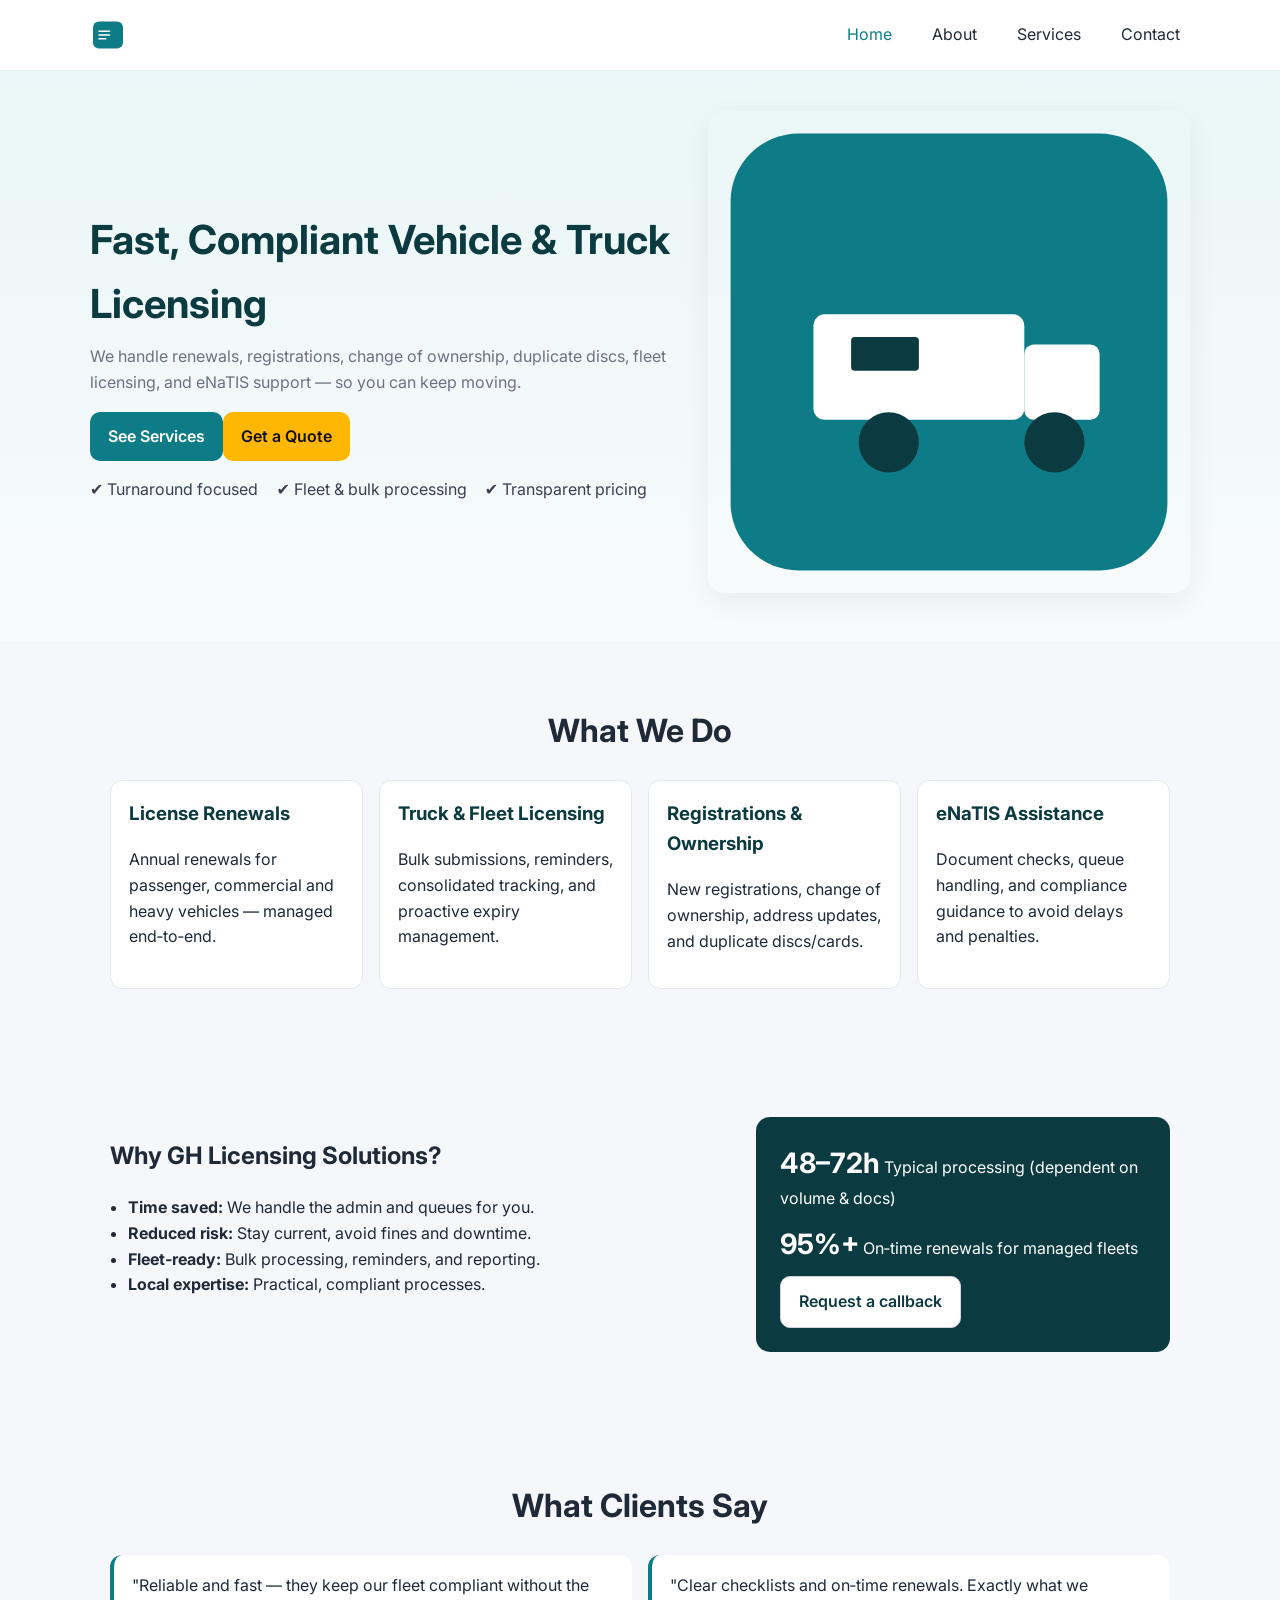
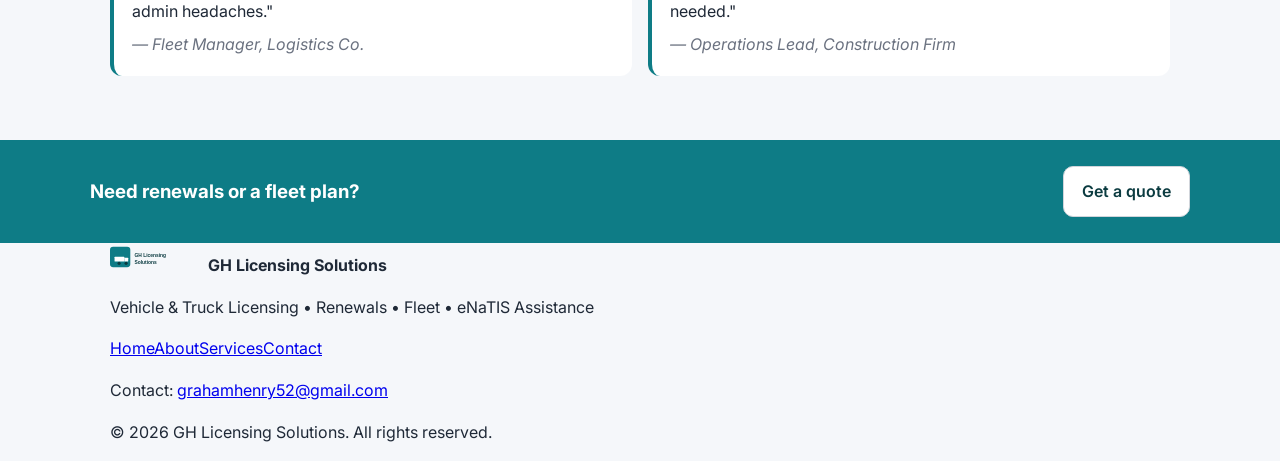
<file: index.html>
<!DOCTYPE html><html lang="en"><head><title>GH Licensing Solutions | Vehicle & Truck Licensing</title><meta charset="utf-8" /><meta name="viewport" content="width=device-width, initial-scale=1" /><link rel="preconnect" href="https://fonts.googleapis.com"><link rel="preconnect" href="https://fonts.gstatic.com" crossorigin><link href="https://fonts.googleapis.com/css2?family=Inter:wght@400;600;700&display=swap" rel="stylesheet"><link rel="stylesheet" href="styles.css" /><link rel="icon" href="assets/favicon.svg" type="image/svg+xml"/><meta name="description" content="Vehicle and truck licensing, renewals, fleet licensing, change of ownership, duplicate discs, and eNaTIS assistance. Fast and compliant service." /><meta property="og:title" content="GH Licensing Solutions"/><meta property="og:description" content="Fast, compliant vehicle & truck licensing for individuals and fleets."/><meta property="og:type" content="website"/></head><body><header class="site-header"><div class="container nav"><a class="brand" href="index.html"><img src="assets/logo-horizontal.svg" alt="GH Licensing Solutions" class="logo"></a><button class="nav-toggle" aria-label="Toggle menu" id="navToggle">☰</button><nav class="nav-menu" id="navMenu"><a class="active" href="index.html">Home</a><a href="about.html">About</a><a href="services.html">Services</a><a href="contact.html">Contact</a></nav></div></header><section class="hero"><div class="container hero-grid"><div class="hero-copy"><h1>Fast, Compliant Vehicle & Truck Licensing</h1><p>We handle renewals, registrations, change of ownership, duplicate discs, fleet licensing, and eNaTIS support — so you can keep moving.</p><div class="cta-group"><a class="btn" href="services.html">See Services</a><a class="btn btn-contrast" href="contact.html">Get a Quote</a></div><ul class="trust-points"><li>✔️ Turnaround focused</li><li>✔️ Fleet & bulk processing</li><li>✔️ Transparent pricing</li></ul></div><div class="hero-art"><img src="assets/hero.svg" alt="Illustration of trucks and licensing" class="hero-img"/></div></div></section><section class="features section"><div class="container"><h2 class="section-title">What We Do</h2><div class="cards"><article class="card"><h3>License Renewals</h3><p>Annual renewals for passenger, commercial and heavy vehicles — managed end‑to‑end.</p></article><article class="card"><h3>Truck & Fleet Licensing</h3><p>Bulk submissions, reminders, consolidated tracking, and proactive expiry management.</p></article><article class="card"><h3>Registrations & Ownership</h3><p>New registrations, change of ownership, address updates, and duplicate discs/cards.</p></article><article class="card"><h3>eNaTIS Assistance</h3><p>Document checks, queue handling, and compliance guidance to avoid delays and penalties.</p></article></div></div></section><section class="value section"><div class="container value-grid"><div><h2>Why GH Licensing Solutions?</h2><ul class="checklist"><li><strong>Time saved:</strong> We handle the admin and queues for you.</li><li><strong>Reduced risk:</strong> Stay current, avoid fines and downtime.</li><li><strong>Fleet‑ready:</strong> Bulk processing, reminders, and reporting.</li><li><strong>Local expertise:</strong> Practical, compliant processes.</li></ul></div><div class="highlight"><p class="kpi"><span>48–72h</span> Typical processing (dependent on volume & docs)</p><p class="kpi"><span>95%+</span> On‑time renewals for managed fleets</p><a class="btn btn-light" href="contact.html">Request a callback</a></div></div></section><section class="testimonials section"><div class="container"><h2 class="section-title">What Clients Say</h2><div class="quotes"><blockquote>"Reliable and fast — they keep our fleet compliant without the admin headaches."<cite>— Fleet Manager, Logistics Co.</cite></blockquote><blockquote>"Clear checklists and on‑time renewals. Exactly what we needed."<cite>— Operations Lead, Construction Firm</cite></blockquote></div></div></section><section class="cta-banner"><div class="container cta-banner-inner"><h3>Need renewals or a fleet plan?</h3><a class="btn btn-light" href="contact.html">Get a quote</a></div></section><footer class="site-footer"><div class="container footer-grid"><div><div class="brand-inline"><img src="assets/logo-icon.svg" alt="GH Licensing logo" class="logo small"/><strong>GH Licensing Solutions</strong></div><p>Vehicle & Truck Licensing • Renewals • Fleet • eNaTIS Assistance</p></div><div class="footer-links"><a href="index.html">Home</a><a href="about.html">About</a><a href="services.html">Services</a><a href="contact.html">Contact</a></div><div class="footer-legal"><p>Contact: <a href="mailto:grahamhenry52@gmail.com">grahamhenry52@gmail.com</a></p><p>© <span id="year"></span> GH Licensing Solutions. All rights reserved.</p></div></div></footer><script src="script.js"></script></body></html>
</file>
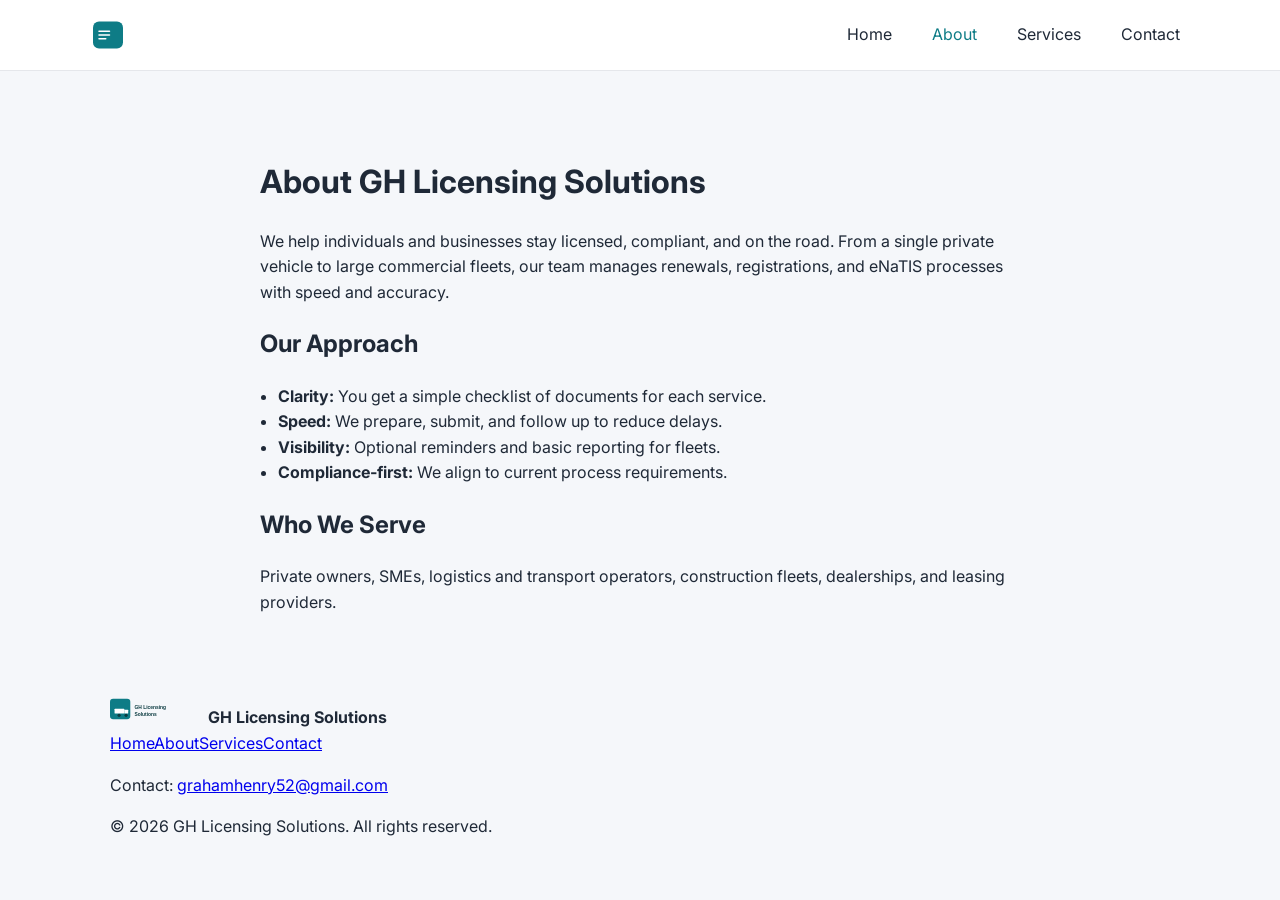
<file: about.html>
<!DOCTYPE html><html lang="en"><head><title>About | GH Licensing Solutions</title><meta charset="utf-8" /><meta name="viewport" content="width=device-width, initial-scale=1" /><link rel="preconnect" href="https://fonts.googleapis.com"><link rel="preconnect" href="https://fonts.gstatic.com" crossorigin><link href="https://fonts.googleapis.com/css2?family=Inter:wght@400;600;700&display=swap" rel="stylesheet"><link rel="stylesheet" href="styles.css" /><link rel="icon" href="assets/favicon.svg" type="image/svg+xml"/></head><body><header class="site-header"><div class="container nav"><a class="brand" href="index.html"><img src="assets/logo-horizontal.svg" alt="GH Licensing Solutions" class="logo"></a><button class="nav-toggle" aria-label="Toggle menu" id="navToggle">☰</button><nav class="nav-menu" id="navMenu"><a href="index.html">Home</a><a class="active" href="about.html">About</a><a href="services.html">Services</a><a href="contact.html">Contact</a></nav></div></header><main class="section"><div class="container narrow"><h1>About GH Licensing Solutions</h1><p>We help individuals and businesses stay licensed, compliant, and on the road. From a single private vehicle to large commercial fleets, our team manages renewals, registrations, and eNaTIS processes with speed and accuracy.</p><h2>Our Approach</h2><ul class="checklist"><li><strong>Clarity:</strong> You get a simple checklist of documents for each service.</li><li><strong>Speed:</strong> We prepare, submit, and follow up to reduce delays.</li><li><strong>Visibility:</strong> Optional reminders and basic reporting for fleets.</li><li><strong>Compliance‑first:</strong> We align to current process requirements.</li></ul><h2>Who We Serve</h2><p>Private owners, SMEs, logistics and transport operators, construction fleets, dealerships, and leasing providers.</p></div></main><footer class="site-footer"><div class="container footer-grid"><div class="brand-inline"><img src="assets/logo-icon.svg" alt="GH Licensing logo" class="logo small"/><strong>GH Licensing Solutions</strong></div><div class="footer-links"><a href="index.html">Home</a><a href="about.html">About</a><a href="services.html">Services</a><a href="contact.html">Contact</a></div><div class="footer-legal"><p>Contact: <a href="mailto:grahamhenry52@gmail.com">grahamhenry52@gmail.com</a></p><p>© <span id="year"></span> GH Licensing Solutions. All rights reserved.</p></div></div></footer><script src="script.js"></script></body></html>
</file>
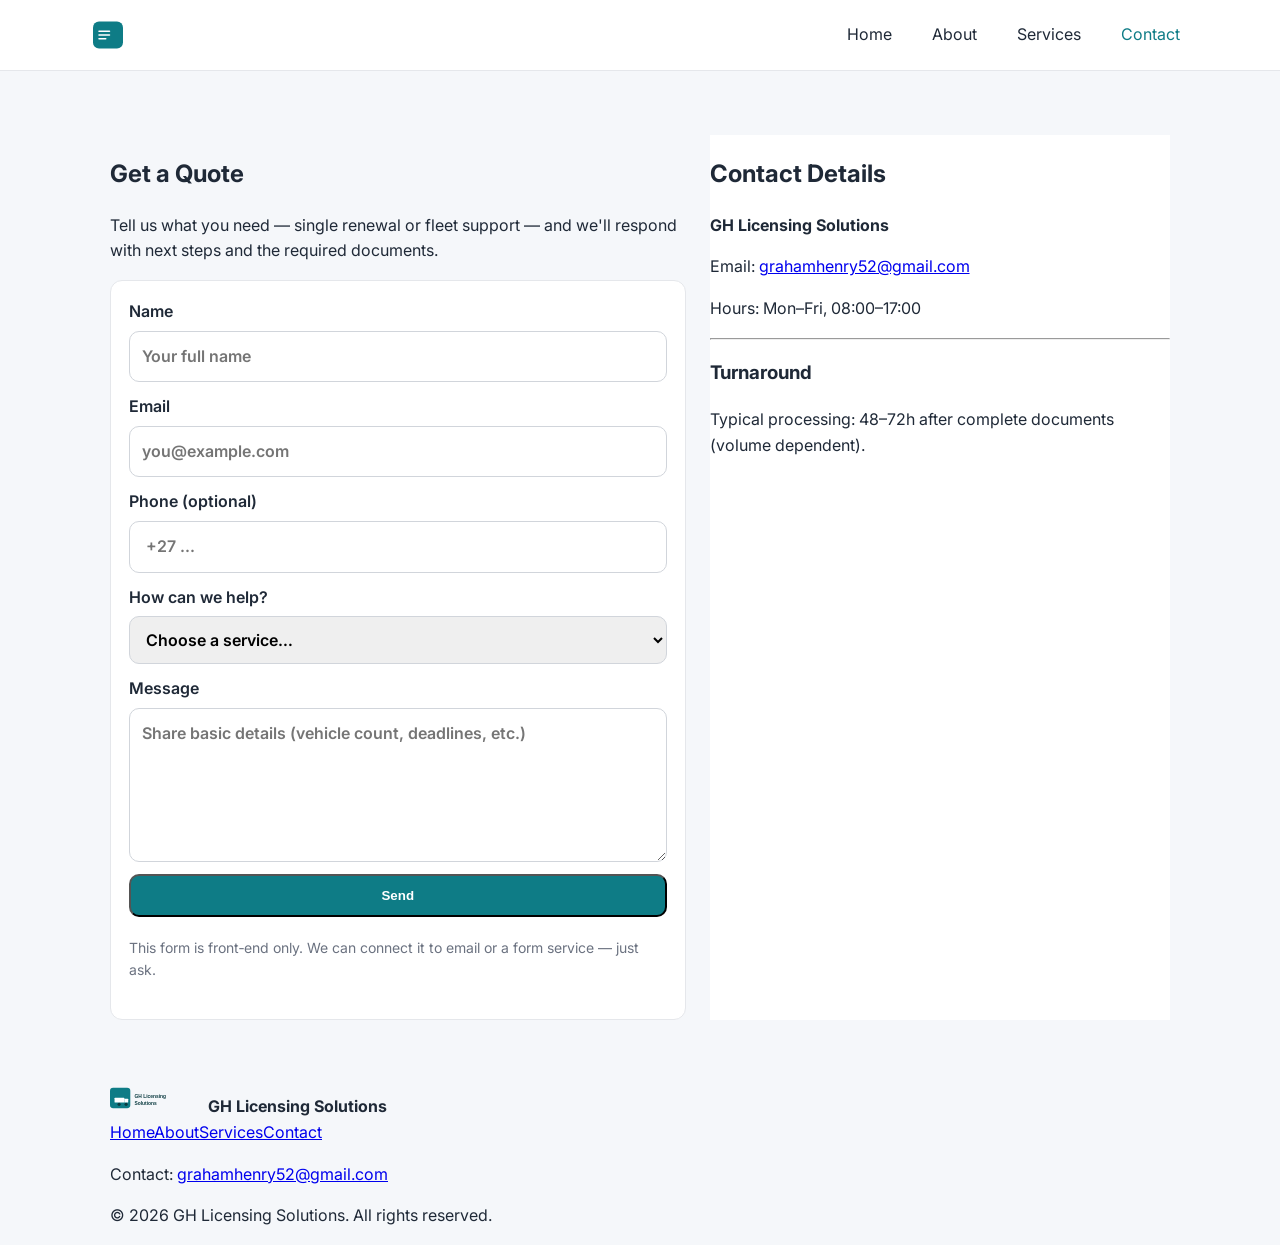
<file: contact.html>
<!DOCTYPE html><html lang="en"><head><title>Contact | GH Licensing Solutions</title><meta charset="utf-8" /><meta name="viewport" content="width=device-width, initial-scale=1" /><link rel="preconnect" href="https://fonts.googleapis.com"><link rel="preconnect" href="https://fonts.gstatic.com" crossorigin><link href="https://fonts.googleapis.com/css2?family=Inter:wght@400;600;700&display=swap" rel="stylesheet"><link rel="stylesheet" href="styles.css" /><link rel="icon" href="assets/favicon.svg" type="image/svg+xml"/></head><body><header class="site-header"><div class="container nav"><a class="brand" href="index.html"><img src="assets/logo-horizontal.svg" alt="GH Licensing Solutions" class="logo"></a><button class="nav-toggle" aria-label="Toggle menu" id="navToggle">☰</button><nav class="nav-menu" id="navMenu"><a href="index.html">Home</a><a href="about.html">About</a><a href="services.html">Services</a><a class="active" href="contact.html">Contact</a></nav></div></header><main class="section"><div class="container contact-grid"><section><h1>Get a Quote</h1><p>Tell us what you need — single renewal or fleet support — and we'll respond with next steps and the required documents.</p><form class="contact-form" id="contactForm" novalidate><label>Name<input type="text" name="name" required placeholder="Your full name"></label><label>Email<input type="email" name="email" required placeholder="you@example.com"></label><label>Phone (optional)<input type="tel" name="phone" placeholder=" +27 ..."></label><label>How can we help?<select name="service" required><option value="">Choose a service…</option><option>License Renewal</option><option>Truck & Fleet Licensing</option><option>Registration / Ownership</option><option>eNaTIS Assistance</option><option>Other</option></select></label><label>Message<textarea name="message" rows="5" placeholder="Share basic details (vehicle count, deadlines, etc.)"></textarea></label><button type="submit" class="btn">Send</button><p class="form-note">This form is front‑end only. We can connect it to email or a form service — just ask.</p><div id="formStatus" class="form-status" role="status" aria-live="polite"></div></form></section><aside class="contact-card"><h2>Contact Details</h2><p><strong>GH Licensing Solutions</strong></p><p>Email: <a href="mailto:grahamhenry52@gmail.com">grahamhenry52@gmail.com</a></p><p>Hours: Mon–Fri, 08:00–17:00</p><hr><h3>Turnaround</h3><p>Typical processing: 48–72h after complete documents (volume dependent).</p></aside></div></main><footer class="site-footer"><div class="container footer-grid"><div class="brand-inline"><img src="assets/logo-icon.svg" alt="GH Licensing logo" class="logo small"/><strong>GH Licensing Solutions</strong></div><div class="footer-links"><a href="index.html">Home</a><a href="about.html">About</a><a href="services.html">Services</a><a href="contact.html">Contact</a></div><div class="footer-legal"><p>Contact: <a href="mailto:grahamhenry52@gmail.com">grahamhenry52@gmail.com</a></p><p>© <span id="year"></span> GH Licensing Solutions. All rights reserved.</p></div></div></footer><script src="script.js"></script></body></html>
</file>
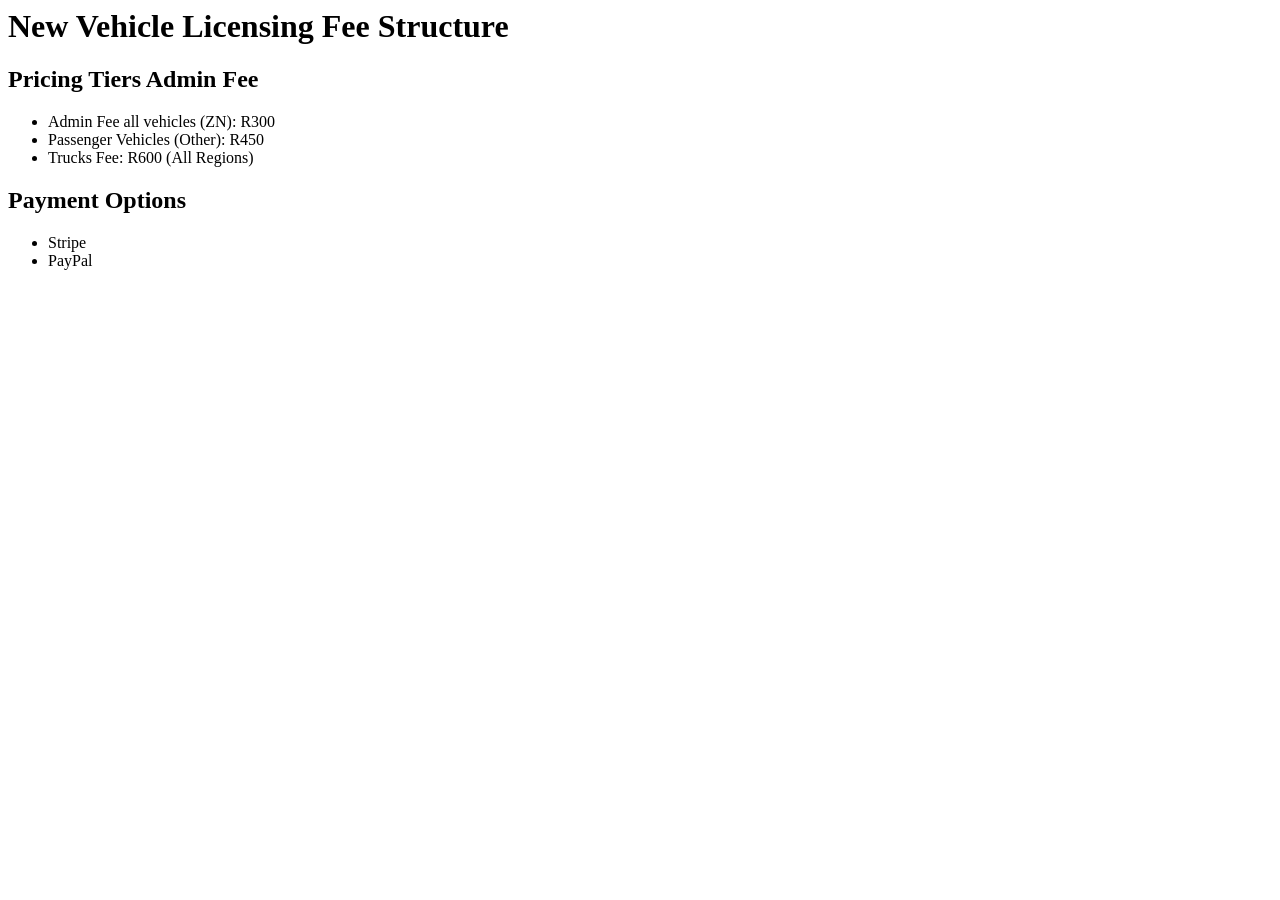
<file: pricing.html>
<html>
<head>
<title>Vehicle Licensing Fees</title>
</head>
<body>
<h1>New Vehicle Licensing Fee Structure</h1>
<h2>Pricing Tiers Admin Fee</h2>
<ul>
    <li>Admin Fee all vehicles (ZN): R300</li>
       <li>Passenger Vehicles (Other): R450</li>
    <li>Trucks  Fee: R600 (All Regions)</li>
</ul>
<h2>Payment Options</h2>
<ul>
    <li>Stripe</li>
    <li>PayPal</li>
</ul>
</body>
</html>
</file>
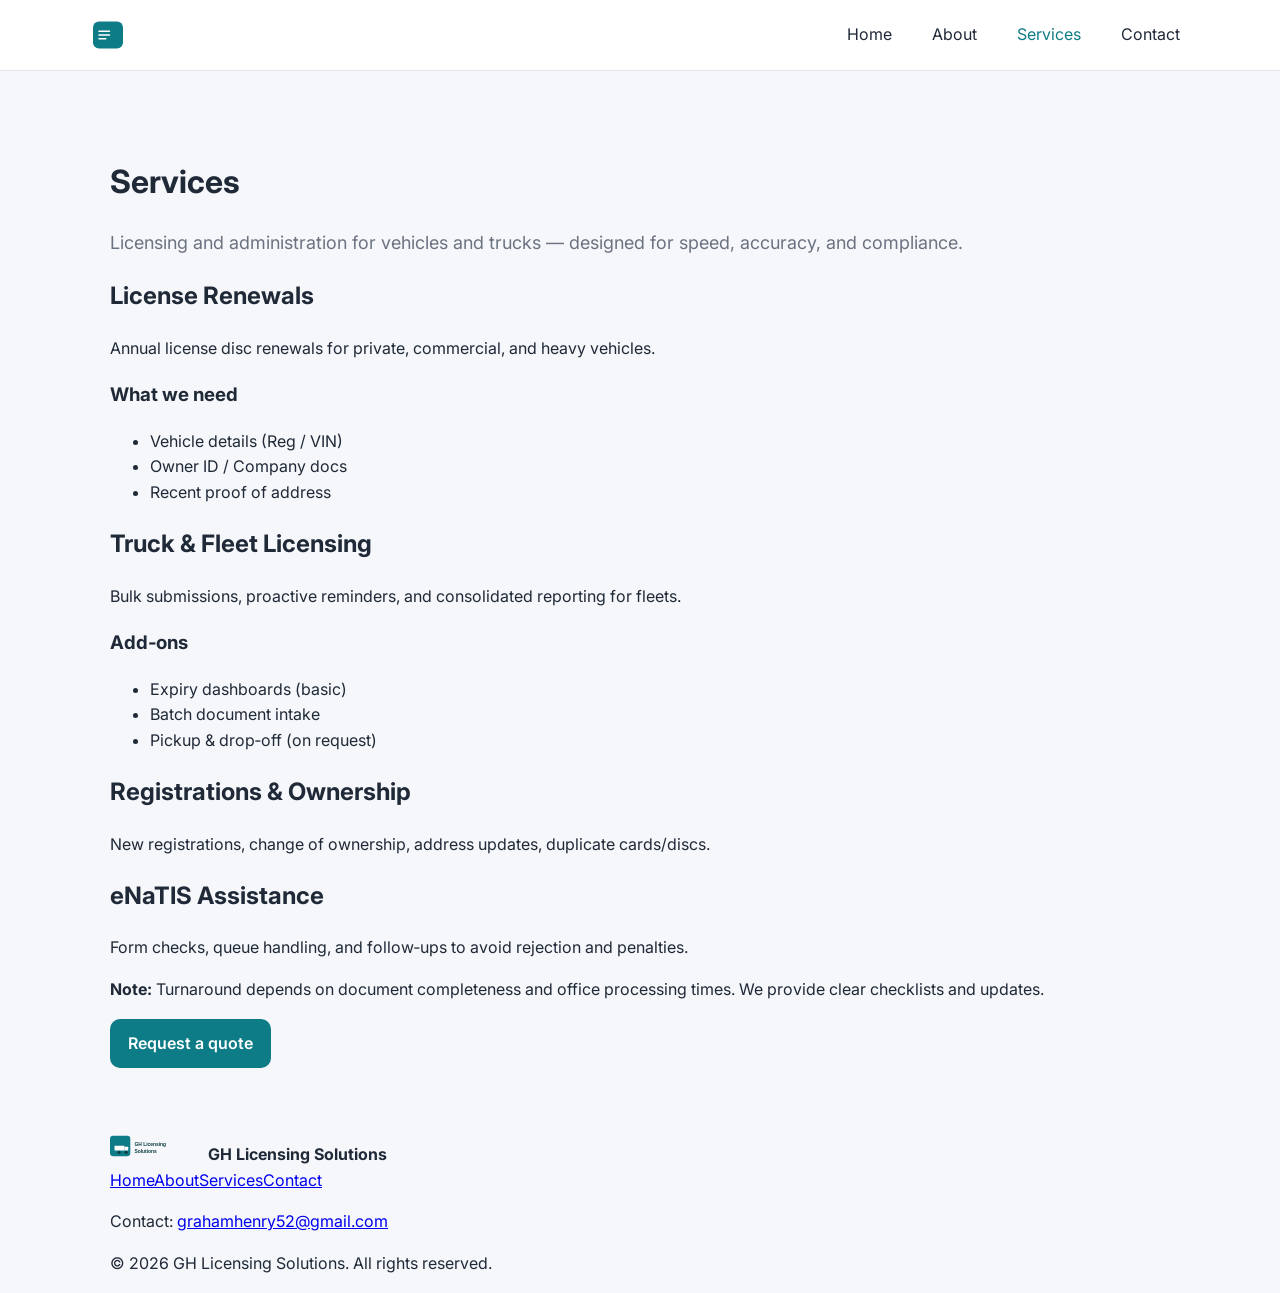
<file: services.html>
<!DOCTYPE html><html lang="en"><head><title>Services | GH Licensing Solutions</title><meta charset="utf-8" /><meta name="viewport" content="width=device-width, initial-scale=1" /><link rel="preconnect" href="https://fonts.googleapis.com"><link rel="preconnect" href="https://fonts.gstatic.com" crossorigin><link href="https://fonts.googleapis.com/css2?family=Inter:wght@400;600;700&display=swap" rel="stylesheet"><link rel="stylesheet" href="styles.css" /><link rel="icon" href="assets/favicon.svg" type="image/svg+xml"/></head><body><header class="site-header"><div class="container nav"><a class="brand" href="index.html"><img src="assets/logo-horizontal.svg" alt="GH Licensing Solutions" class="logo"></a><button class="nav-toggle" aria-label="Toggle menu" id="navToggle">☰</button><nav class="nav-menu" id="navMenu"><a href="index.html">Home</a><a href="about.html">About</a><a class="active" href="services.html">Services</a><a href="contact.html">Contact</a></nav></div></header><main class="section"><div class="container"><h1>Services</h1><p class="lead">Licensing and administration for vehicles and trucks — designed for speed, accuracy, and compliance.</p><div class="service-grid"><section class="service"><h2>License Renewals</h2><p>Annual license disc renewals for private, commercial, and heavy vehicles.</p><h3>What we need</h3><ul><li>Vehicle details (Reg / VIN)</li><li>Owner ID / Company docs</li><li>Recent proof of address</li></ul></section><section class="service"><h2>Truck & Fleet Licensing</h2><p>Bulk submissions, proactive reminders, and consolidated reporting for fleets.</p><h3>Add‑ons</h3><ul><li>Expiry dashboards (basic)</li><li>Batch document intake</li><li>Pickup & drop‑off (on request)</li></ul></section><section class="service"><h2>Registrations & Ownership</h2><p>New registrations, change of ownership, address updates, duplicate cards/discs.</p></section><section class="service"><h2>eNaTIS Assistance</h2><p>Form checks, queue handling, and follow‑ups to avoid rejection and penalties.</p></section></div><div class="notice"><p><strong>Note:</strong> Turnaround depends on document completeness and office processing times. We provide clear checklists and updates.</p></div><div class="center"><a class="btn" href="contact.html">Request a quote</a></div></div></main><footer class="site-footer"><div class="container footer-grid"><div class="brand-inline"><img src="assets/logo-icon.svg" alt="GH Licensing logo" class="logo small"/><strong>GH Licensing Solutions</strong></div><div class="footer-links"><a href="index.html">Home</a><a href="about.html">About</a><a href="services.html">Services</a><a href="contact.html">Contact</a></div><div class="footer-legal"><p>Contact: <a href="mailto:grahamhenry52@gmail.com">grahamhenry52@gmail.com</a></p><p>© <span id="year"></span> GH Licensing Solutions. All rights reserved.</p></div></div></footer><script src="script.js"></script></body></html>
</file>
<file: styles.css>
/* GH Licensing Solutions - Styles */
:root{
  --primary:#0E7C86;
  --primary-dark:#0B3B40;
  --accent:#FFB703;
  --bg:#F5F7FA;
  --text:#1F2937;
  --muted:#6B7280;
  --white:#fff;
}
*{box-sizing:border-box}
html,body{margin:0;padding:0}
body{
  font-family:Inter,system-ui,-apple-system,Segoe UI,Roboto,Arial,sans-serif;
  color:var(--text);
  background:var(--bg);
  line-height:1.6;
}
.container{max-width:1100px;margin:0 auto;padding:0 20px}
.container.narrow{max-width:800px}
.section{padding:64px 0}
.section-title{font-size:32px;margin:0 0 24px;text-align:center}
.lead{color:var(--muted);font-size:18px}
/* Header */
.site-header{background:var(--white);border-bottom:1px solid #E5E7EB;position:sticky;top:0;z-index:1000}
.nav{display:flex;align-items:center;justify-content:space-between;padding:14px 0}
.brand{display:flex;align-items:center;gap:10px;color:var(--text);text-decoration:none;font-weight:700}
.logo{height:36px}
.logo.small{height:28px}
.nav-menu{display:flex;gap:20px;align-items:center}
.nav-menu a{color:var(--text);text-decoration:none;padding:8px 10px;border-radius:8px}
.nav-menu a.active{color:var(--primary)}
.nav-toggle{display:none;font-size:24px;background:none;border:none}
/* Buttons */
.btn{background:var(--primary);color:var(--white);padding:12px 18px;border-radius:10px;text-decoration:none;display:inline-block;font-weight:600}
.btn:hover{filter:brightness(1.05)}
.btn-outline{border:2px solid var(--primary);color:var(--primary);background:transparent}
.btn-small{padding:8px 12px}
.btn-contrast{background:var(--accent);color:#111}
.btn-light{background:var(--white);color:var(--primary-dark);border:1px solid #D1D5DB}
/* Hero */
.hero{background:linear-gradient(180deg, #EAF6F7, #F8FBFC)}
.hero-grid{display:grid;grid-template-columns:1.1fr 0.9fr;gap:28px;align-items:center;padding:40px 0}
.hero-copy h1{font-size:40px;margin:0 0 8px;color:var(--primary-dark)}
.hero-copy p{color:var(--muted);margin:0 0 16px}
.trust-points{list-style:none;padding:0;margin:16px 0 0;color:#374151;display:flex;gap:18px;flex-wrap:wrap}
.hero-img{width:100%;border-radius:16px;box-shadow:0 10px 30px rgba(0,0,0,.06)}
/* Cards */
.cards{display:grid;grid-template-columns:repeat(4,1fr);gap:16px}
.card{background:var(--white);padding:18px;border:1px solid #E5E7EB;border-radius:12px}
.card h3{margin-top:0;color:var(--primary-dark)}
/* Value */
.value-grid{display:grid;grid-template-columns:1.2fr .8fr;gap:24px;align-items:start}
.checklist{padding-left:18px}
.highlight{background:var(--primary-dark);color:var(--white);border-radius:14px;padding:24px}
.kpi{margin:0 0 10px}
.kpi span{font-size:28px;font-weight:700}
/* Testimonials */
.testimonials .quotes{display:grid;grid-template-columns:1fr 1fr;gap:16px}
blockquote{background:var(--white);padding:18px;border-radius:12px;border-left:4px solid var(--primary);margin:0}
blockquote cite{display:block;color:var(--muted);margin-top:8px}
/* CTA banner */
.cta-banner{background:var(--primary);color:var(--white)}
.cta-banner-inner{display:flex;align-items:center;justify-content:space-between;padding:18px 0}
/* Contact */
.contact-grid{display:grid;grid-template-columns:1fr .8fr;gap:24px}
.contact-form{display:grid;gap:12px;background:var(--white);padding:18px;border-radius:12px;border:1px solid #E5E7EB}
.contact-form label{display:grid;gap:6px;font-weight:600}
.contact-form input,.contact-form textarea,.contact-form select{padding:12px;border-radius:10px;border:1px solid #D1D5DB;font:inherit}
.form-note{color:var(--muted);font-size:14px;margin:8px 0 0}
.form-status{margin-top:8px;font-weight:600}
.contact-card{background:#FFFFFF;border:1px solid #E5E7E...
</file>
